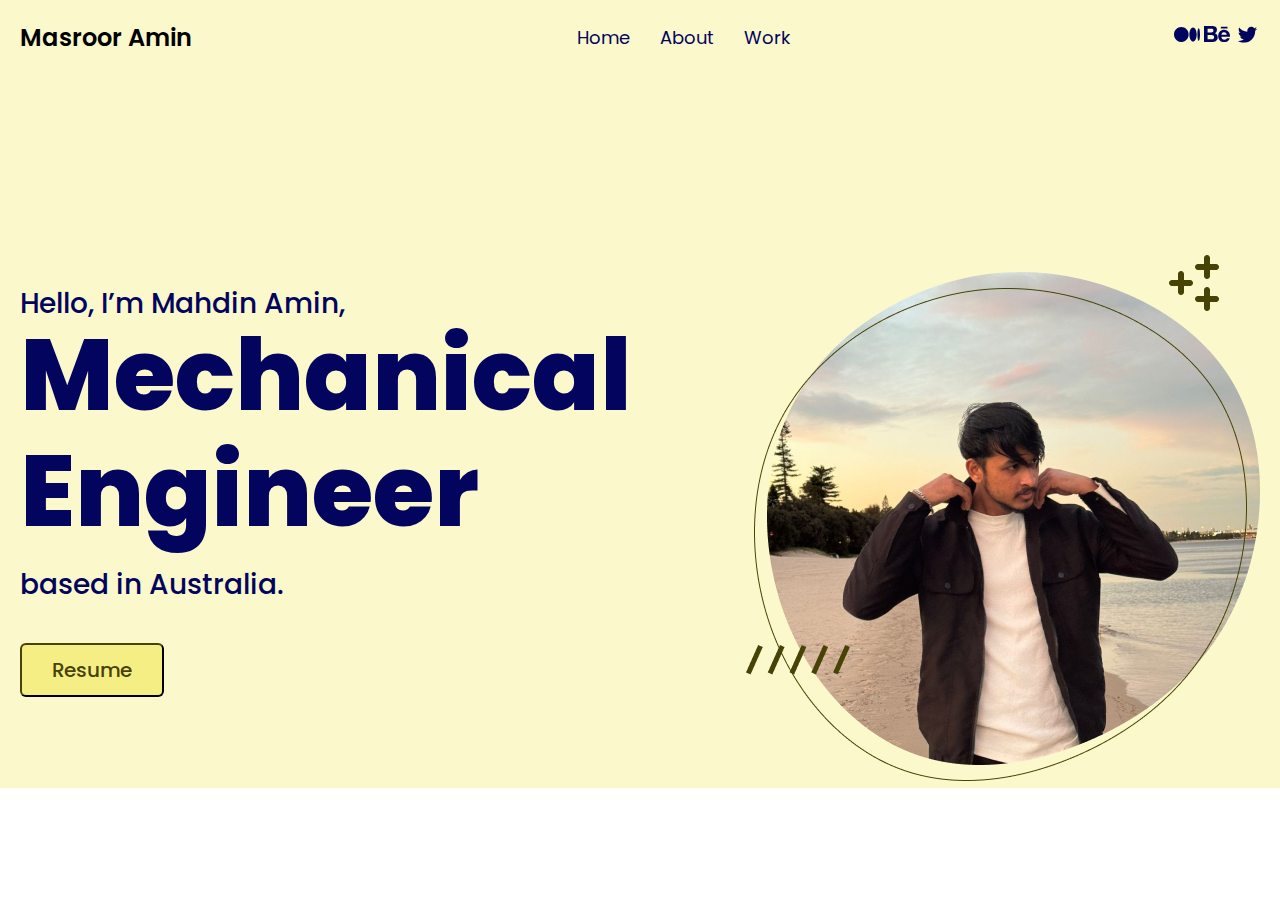
<file: Index.html>
<!DOCTYPE html>
<html lang="en">

<head>

    <meta charset="UTF-8">
    <meta name="viewport" content="width=device-width, initial-scale=1.0">
    <title>Document</title>
    <link rel="preconnect" href="https://fonts.googleapis.com">
    <link rel="preconnect" href="https://fonts.gstatic.com" crossorigin>
    <link
        href="https://fonts.googleapis.com/css2?family=Poppins:ital,wght@0,100;0,200;0,300;0,400;0,500;0,600;0,700;0,800;0,900;1,100;1,200;1,300;1,400;1,500;1,600;1,700;1,800;1,900&display=swap"
        rel="stylesheet">

        <link rel="stylesheet" href="./css/style.css">

</head>

<body>

    <div class="parent-div">

        <section class="body-width">

            <header class="menubar">
                <div class="logo">Masroor Amin</div>
                <div class="navbar">

                    <a href="#">Home</a>
                    <a href="#">About</a>
                    <a href="#">Work</a>

                </div>
                <div class="social menu">
                        <svg width="26" height="16" viewBox="0 0 26 16" fill="none" xmlns="http://www.w3.org/2000/svg">
                        <g clip-path="url(#clip0_2_39)">
                        <path d="M7.33281 0.0325928C11.3828 0.0325928 14.6656 3.38789 14.6656 7.52642C14.6656 11.6651 11.3825 15.02 7.33281 15.02C3.28331 15.02 0 11.6651 0 7.52642C0 3.38799 3.28301 0.0325928 7.33281 0.0325928ZM19.043 0.471526C21.0679 0.471526 22.7095 3.62983 22.7095 7.52642H22.7098C22.7098 11.4221 21.0682 14.5813 19.0434 14.5813C17.0185 14.5813 15.3769 11.4221 15.3769 7.52642C15.3769 3.63086 17.0181 0.471526 19.0431 0.471526H19.043ZM24.7105 1.20642C25.4225 1.20642 26 4.03598 26 7.52652C26 11.0159 25.4227 13.8466 24.7105 13.8466C23.9982 13.8466 23.4212 11.0168 23.4212 7.52652C23.4212 4.03619 23.9985 1.20642 24.7105 1.20642Z" fill="#03045E"/>
                        </g>
                        <defs>
                        <clipPath id="clip0_2_39">
                        <rect width="26" height="15.0526" fill="white"/>
                        </clipPath>
                        </defs>
                        </svg>
<svg width="26" height="17" viewBox="0 0 26 17" fill="none" xmlns="http://www.w3.org/2000/svg">
                        <g clip-path="url(#clip0_2_24)">
                        <path d="M7.70193 0C8.48097 0 9.19121 0.067562 9.83278 0.202942C10.4744 0.338194 11.0242 0.560074 11.4824 0.867814C11.9406 1.17594 12.2958 1.58553 12.5478 2.0966C12.7999 2.60766 12.9259 3.23875 12.9259 3.99013C12.9259 4.80177 12.7388 5.47803 12.3646 6.01891C11.9902 6.55991 11.4366 7.00316 10.7035 7.34891C11.7116 7.63451 12.4638 8.13444 12.9604 8.84794C13.4564 9.56195 13.7052 10.4225 13.7052 11.4291C13.7052 12.2406 13.5449 12.9434 13.2239 13.5371C12.9033 14.131 12.4715 14.6155 11.9296 14.9907C11.3872 15.3667 10.7685 15.6444 10.0736 15.8251C9.3744 16.0058 8.65431 16.0967 7.93135 16.0954H0.003479V0H7.70193ZM7.24374 6.515C7.88531 6.515 8.41217 6.36478 8.82471 6.06408C9.23712 5.76363 9.44326 5.27508 9.44326 4.59882C9.44326 4.22327 9.37459 3.91501 9.23712 3.67458C9.09965 3.43427 8.9164 3.24605 8.68724 3.11105C8.45808 2.97567 8.19459 2.88213 7.89676 2.82916C7.59042 2.77594 7.27988 2.74956 6.9688 2.75034H3.60072V6.51513H7.24374V6.515ZM7.44988 13.3452C7.80103 13.3452 8.13723 13.3113 8.45795 13.2437C8.77867 13.176 9.06115 13.0633 9.30579 12.9054C9.54991 12.7479 9.74473 12.5335 9.89001 12.2629C10.035 11.9925 10.1076 11.6469 10.1076 11.2259C10.1076 10.3997 9.87063 9.8098 9.39735 9.45651C8.92368 9.10334 8.29746 8.92663 7.51855 8.92663H3.60072V13.3449L7.44988 13.3452ZM18.2321 13.0071C18.7209 13.4734 19.4236 13.7059 20.3401 13.7059C20.9966 13.7059 21.562 13.5447 22.0354 13.2213C22.5089 12.8986 22.7992 12.5564 22.9061 12.1956H25.7701C25.312 13.5931 24.6091 14.5928 23.6622 15.1937C22.7149 15.7949 21.5692 16.0954 20.2252 16.0954C19.2935 16.0954 18.4532 15.9489 17.7049 15.6557C16.9562 15.3628 16.3222 14.9457 15.8033 14.4047C15.2839 13.8638 14.8829 13.218 14.6003 12.4662C14.3175 11.715 14.1765 10.8882 14.1765 9.98651C14.1765 9.11512 14.3213 8.3036 14.6118 7.5521C14.9017 6.80086 15.314 6.15083 15.8492 5.60202C16.3835 5.05372 17.0214 4.6216 17.7623 4.30593C18.503 3.99025 19.3241 3.83261 20.2254 3.83261C21.2336 3.83261 22.1117 4.02416 22.8604 4.4074C23.6087 4.79051 24.2236 5.30579 24.7049 5.95147C25.186 6.59779 25.5332 7.33432 25.7476 8.16055C25.9614 8.98729 26.0375 9.85126 25.9767 10.753H17.4304C17.4761 11.7897 17.743 12.5415 18.2321 13.0071ZM21.9095 6.87559C21.5201 6.45499 20.9279 6.24437 20.1339 6.24437C19.6145 6.24437 19.1831 6.331 18.8395 6.50361C18.4957 6.67674 18.2207 6.89043 18.0144 7.14609C17.8084 7.40175 17.663 7.67238 17.5792 7.9576C17.4951 8.24321 17.4454 8.49874 17.4302 8.72408H22.7228C22.5702 7.91244 22.2991 7.29644 21.9095 6.87559ZM16.8746 0.81727H23.4874V2.62123H16.8746V0.81727Z" fill="#03045E"/>
                        </g>
                        <defs>
                        <clipPath id="clip0_2_24">
                        <rect width="26" height="16.0952" fill="white"/>
                        </clipPath>
                        </defs>
                        </svg>
<svg width="26" height="18" viewBox="0 0 26 18" fill="none" xmlns="http://www.w3.org/2000/svg">
                        <g clip-path="url(#clip0_2_26)">
                        <path d="M9.93414 17.7895C17.2106 17.7895 21.1898 11.664 21.1898 6.3522C21.1898 6.17824 21.1864 6.00507 21.1786 5.83262C21.9529 5.26334 22.6211 4.55847 23.152 3.75107C22.4431 4.07129 21.6804 4.28681 20.8802 4.38398C21.6969 3.88634 22.3239 3.09906 22.6198 2.16063C21.8432 2.62873 20.9937 2.95871 20.1078 3.13636C19.3859 2.35501 18.3581 1.86633 17.2201 1.86633C15.0355 1.86633 13.2639 3.66652 13.2639 5.88553C13.2639 6.201 13.2987 6.50776 13.3666 6.8021C10.0787 6.63399 7.16322 5.03444 5.21204 2.60222C4.86062 3.21567 4.67577 3.91287 4.67639 4.62263C4.67639 6.01725 5.37476 7.24839 6.43682 7.96867C5.8086 7.94917 5.19417 7.77675 4.64519 7.4659C4.6446 7.48278 4.6446 7.49922 4.6446 7.51725C4.6446 9.46397 6.0082 11.0894 7.81833 11.4577C7.47836 11.5517 7.12755 11.5993 6.77519 11.5991C6.52073 11.5991 6.27273 11.5737 6.03171 11.5267C6.53535 13.1238 7.99574 14.2861 9.72722 14.3186C8.37323 15.3969 6.66762 16.0392 4.81387 16.0392C4.49852 16.0395 4.18343 16.0209 3.87024 15.9835C5.62103 17.1238 7.69993 17.7892 9.93434 17.7892" fill="#03045E"/>
                        </g>
                        <defs>
                        <clipPath id="clip0_2_26">
                        <rect width="26" height="17.7895" fill="white"/>
                        </clipPath>
                        </defs>
                        </svg>
  



                </div>
            </header>

            <div class="hero">
               <div class="title-div">

                <p>Hello, I’m Mahdin Amin,</p>
                <h2>Mechanical Engineer</h2>
                <h4>based in Australia.</h4>
                <div class="yellow-button">
                    <button>Resume</button>
                </div>
               </div>
               <div class="title-img-div">
                <img src="./img/Group 12.png" alt="" srcset="">
               </div> 
            </div>

   

        </section>

    </div>


</body>

</html>
</file>
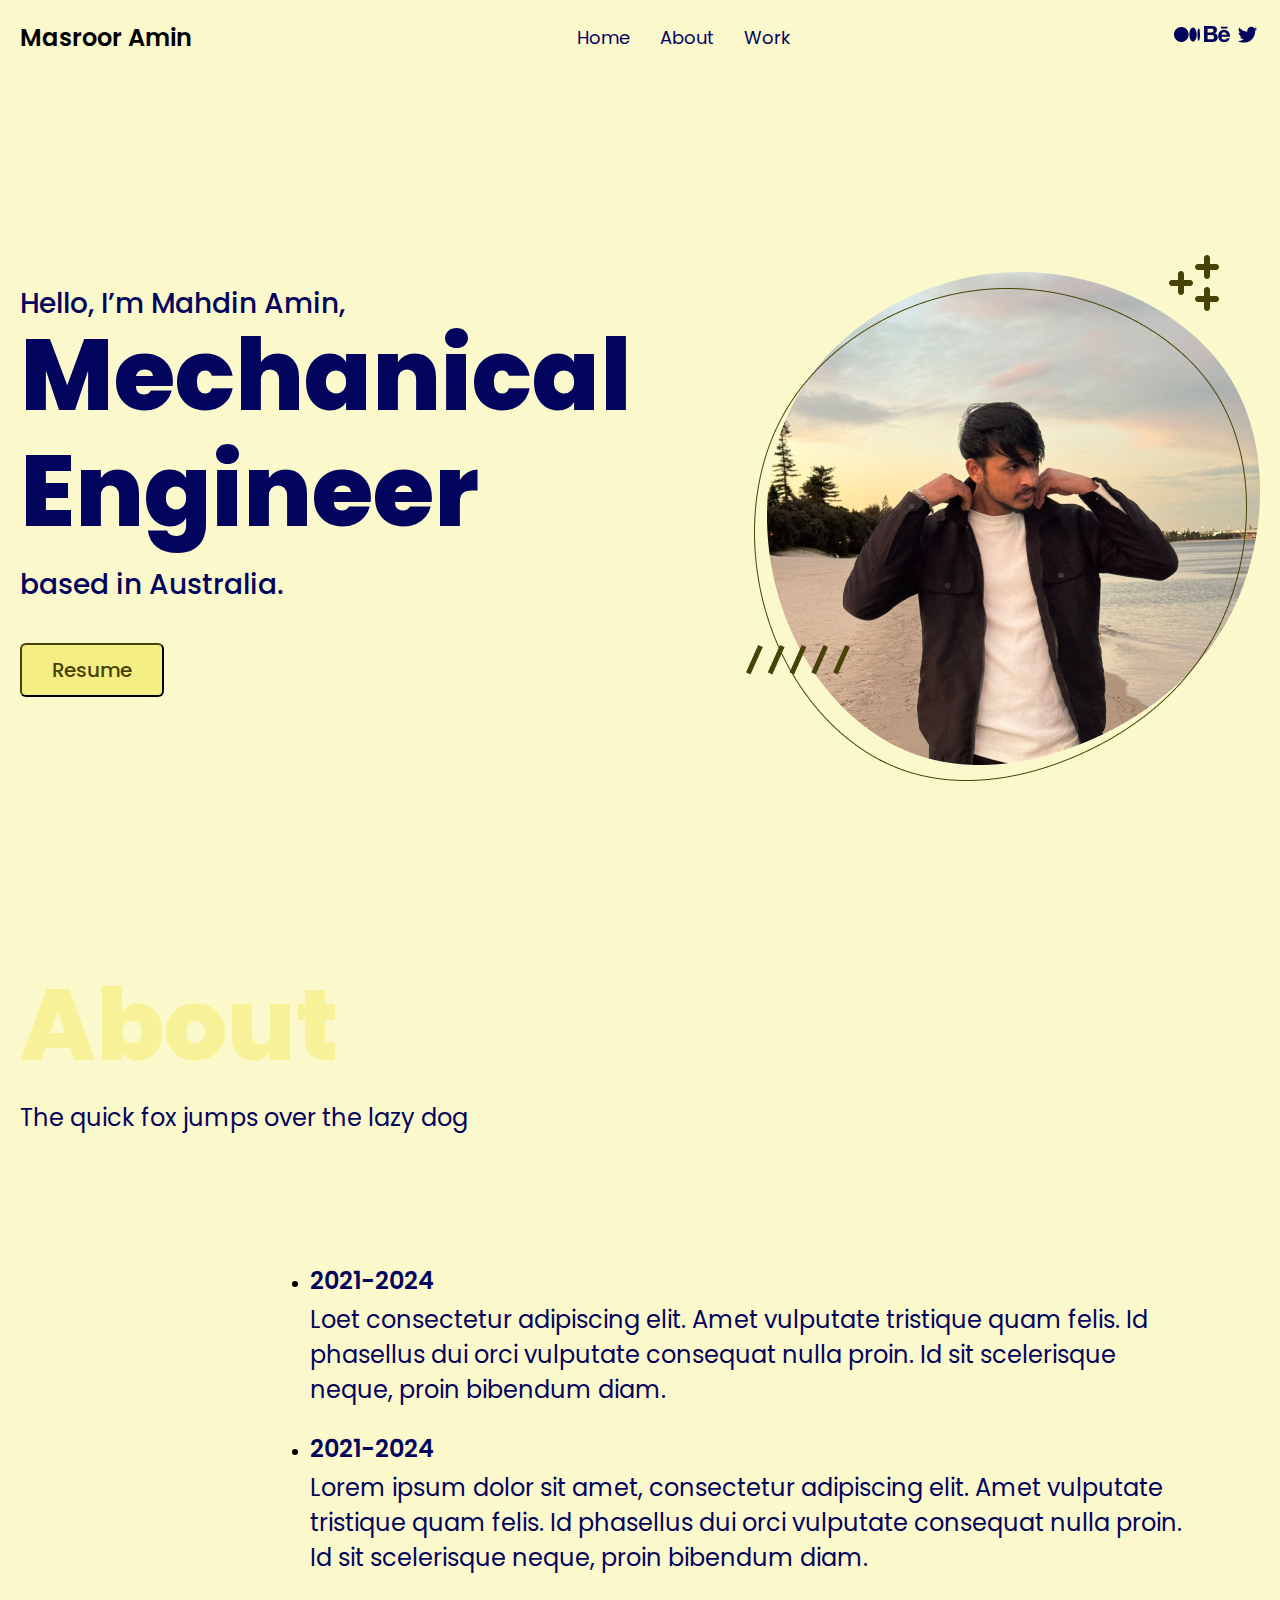
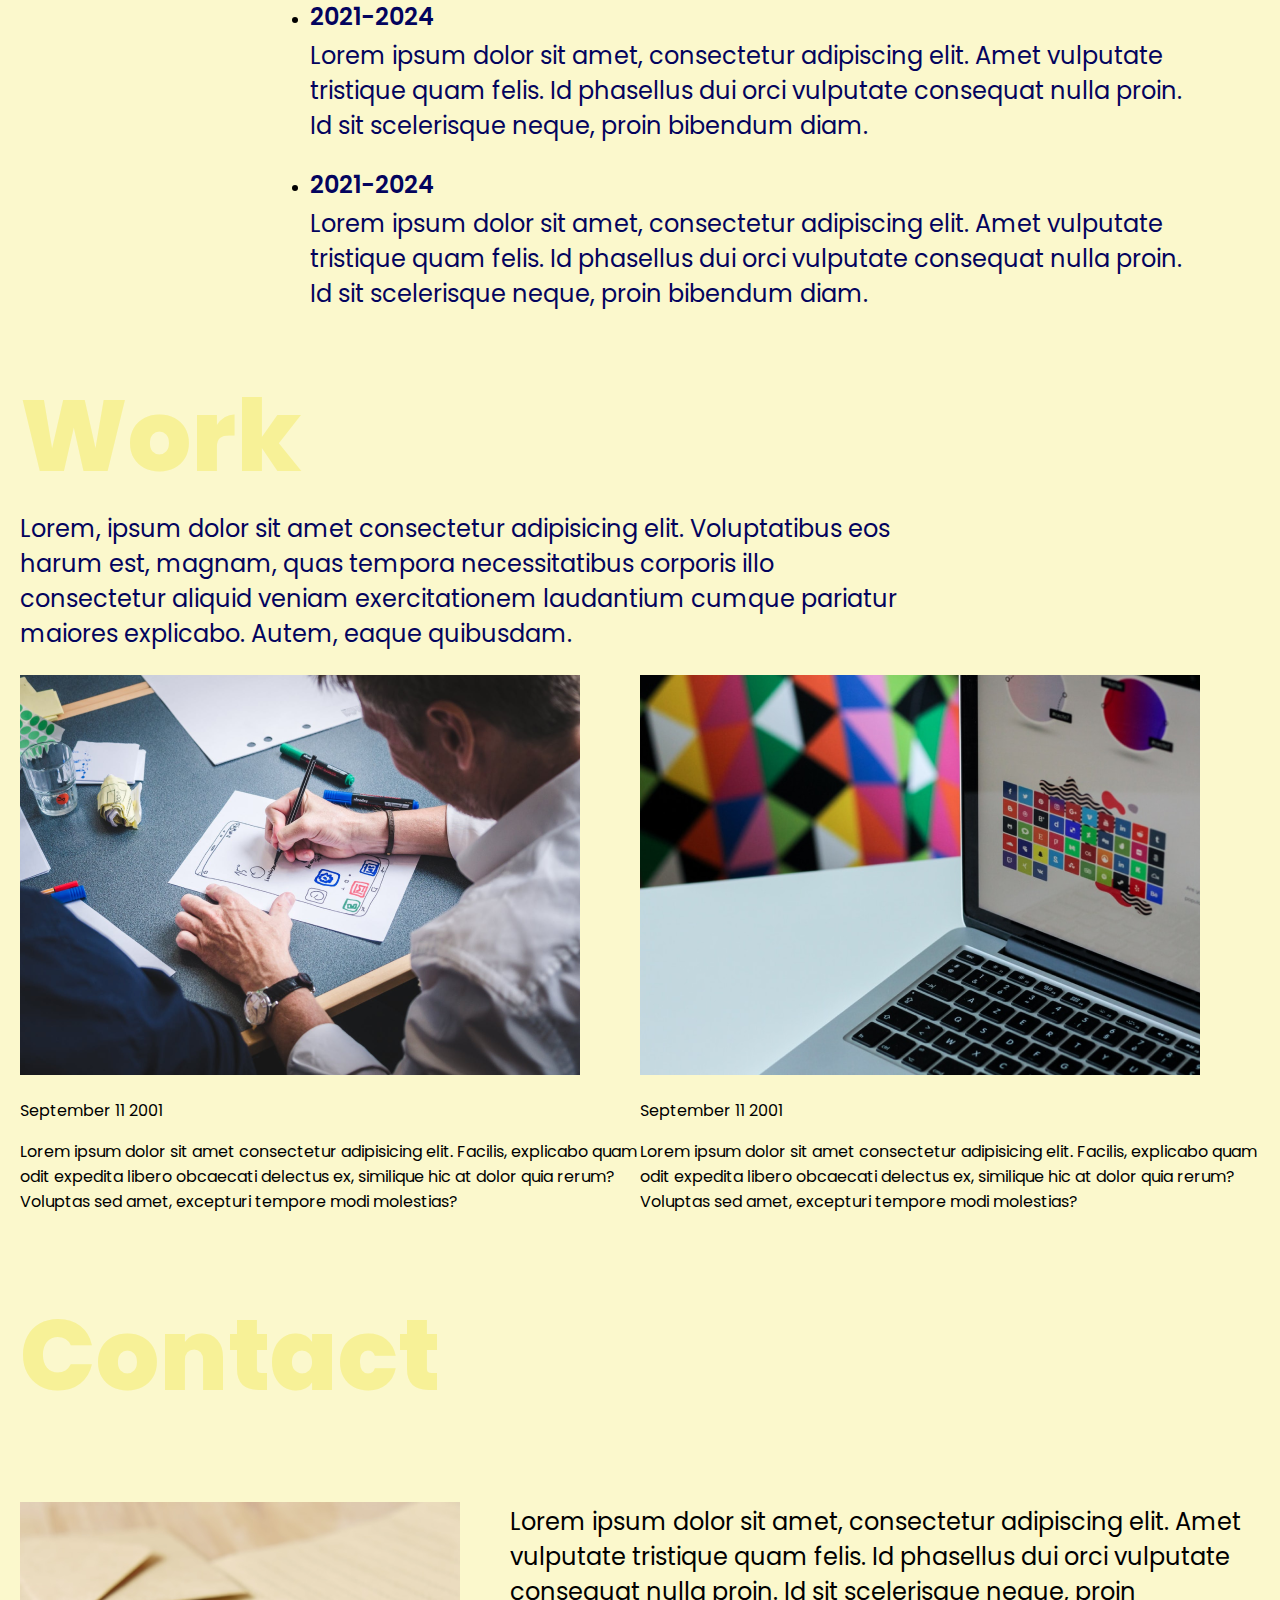
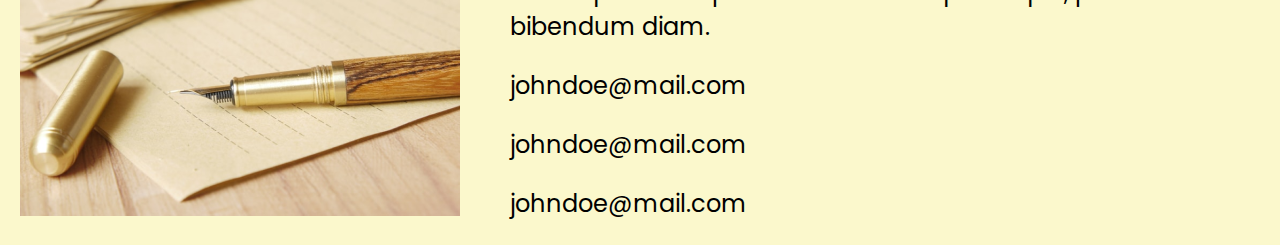
<file: index.html>
<!DOCTYPE html>
<html lang="en">

<head>

    <meta charset="UTF-8">
    <meta name="viewport" content="width=device-width, initial-scale=1.0">
    <title>Document</title>
    <link rel="preconnect" href="https://fonts.googleapis.com">
    <link rel="preconnect" href="https://fonts.gstatic.com" crossorigin>
    <link
        href="https://fonts.googleapis.com/css2?family=Poppins:ital,wght@0,100;0,200;0,300;0,400;0,500;0,600;0,700;0,800;0,900;1,100;1,200;1,300;1,400;1,500;1,600;1,700;1,800;1,900&display=swap"
        rel="stylesheet">

    <link rel="stylesheet" href="./css/style.css">

</head>

<body>

    <div class="parent-div">

        <section class="body-width body-height">

            <header class="menubar">
                <div class="logo">Masroor Amin</div>
                <div class="navbar">

                    <a href="#">Home</a>
                    <a href="#">About</a>
                    <a href="#">Work</a>

                </div>
                <div class="social menu">
                    <svg width="26" height="16" viewBox="0 0 26 16" fill="none" xmlns="http://www.w3.org/2000/svg">
                        <g clip-path="url(#clip0_2_39)">
                            <path
                                d="M7.33281 0.0325928C11.3828 0.0325928 14.6656 3.38789 14.6656 7.52642C14.6656 11.6651 11.3825 15.02 7.33281 15.02C3.28331 15.02 0 11.6651 0 7.52642C0 3.38799 3.28301 0.0325928 7.33281 0.0325928ZM19.043 0.471526C21.0679 0.471526 22.7095 3.62983 22.7095 7.52642H22.7098C22.7098 11.4221 21.0682 14.5813 19.0434 14.5813C17.0185 14.5813 15.3769 11.4221 15.3769 7.52642C15.3769 3.63086 17.0181 0.471526 19.0431 0.471526H19.043ZM24.7105 1.20642C25.4225 1.20642 26 4.03598 26 7.52652C26 11.0159 25.4227 13.8466 24.7105 13.8466C23.9982 13.8466 23.4212 11.0168 23.4212 7.52652C23.4212 4.03619 23.9985 1.20642 24.7105 1.20642Z"
                                fill="#03045E" />
                        </g>
                        <defs>
                            <clipPath id="clip0_2_39">
                                <rect width="26" height="15.0526" fill="white" />
                            </clipPath>
                        </defs>
                    </svg>
                    <svg width="26" height="17" viewBox="0 0 26 17" fill="none" xmlns="http://www.w3.org/2000/svg">
                        <g clip-path="url(#clip0_2_24)">
                            <path
                                d="M7.70193 0C8.48097 0 9.19121 0.067562 9.83278 0.202942C10.4744 0.338194 11.0242 0.560074 11.4824 0.867814C11.9406 1.17594 12.2958 1.58553 12.5478 2.0966C12.7999 2.60766 12.9259 3.23875 12.9259 3.99013C12.9259 4.80177 12.7388 5.47803 12.3646 6.01891C11.9902 6.55991 11.4366 7.00316 10.7035 7.34891C11.7116 7.63451 12.4638 8.13444 12.9604 8.84794C13.4564 9.56195 13.7052 10.4225 13.7052 11.4291C13.7052 12.2406 13.5449 12.9434 13.2239 13.5371C12.9033 14.131 12.4715 14.6155 11.9296 14.9907C11.3872 15.3667 10.7685 15.6444 10.0736 15.8251C9.3744 16.0058 8.65431 16.0967 7.93135 16.0954H0.003479V0H7.70193ZM7.24374 6.515C7.88531 6.515 8.41217 6.36478 8.82471 6.06408C9.23712 5.76363 9.44326 5.27508 9.44326 4.59882C9.44326 4.22327 9.37459 3.91501 9.23712 3.67458C9.09965 3.43427 8.9164 3.24605 8.68724 3.11105C8.45808 2.97567 8.19459 2.88213 7.89676 2.82916C7.59042 2.77594 7.27988 2.74956 6.9688 2.75034H3.60072V6.51513H7.24374V6.515ZM7.44988 13.3452C7.80103 13.3452 8.13723 13.3113 8.45795 13.2437C8.77867 13.176 9.06115 13.0633 9.30579 12.9054C9.54991 12.7479 9.74473 12.5335 9.89001 12.2629C10.035 11.9925 10.1076 11.6469 10.1076 11.2259C10.1076 10.3997 9.87063 9.8098 9.39735 9.45651C8.92368 9.10334 8.29746 8.92663 7.51855 8.92663H3.60072V13.3449L7.44988 13.3452ZM18.2321 13.0071C18.7209 13.4734 19.4236 13.7059 20.3401 13.7059C20.9966 13.7059 21.562 13.5447 22.0354 13.2213C22.5089 12.8986 22.7992 12.5564 22.9061 12.1956H25.7701C25.312 13.5931 24.6091 14.5928 23.6622 15.1937C22.7149 15.7949 21.5692 16.0954 20.2252 16.0954C19.2935 16.0954 18.4532 15.9489 17.7049 15.6557C16.9562 15.3628 16.3222 14.9457 15.8033 14.4047C15.2839 13.8638 14.8829 13.218 14.6003 12.4662C14.3175 11.715 14.1765 10.8882 14.1765 9.98651C14.1765 9.11512 14.3213 8.3036 14.6118 7.5521C14.9017 6.80086 15.314 6.15083 15.8492 5.60202C16.3835 5.05372 17.0214 4.6216 17.7623 4.30593C18.503 3.99025 19.3241 3.83261 20.2254 3.83261C21.2336 3.83261 22.1117 4.02416 22.8604 4.4074C23.6087 4.79051 24.2236 5.30579 24.7049 5.95147C25.186 6.59779 25.5332 7.33432 25.7476 8.16055C25.9614 8.98729 26.0375 9.85126 25.9767 10.753H17.4304C17.4761 11.7897 17.743 12.5415 18.2321 13.0071ZM21.9095 6.87559C21.5201 6.45499 20.9279 6.24437 20.1339 6.24437C19.6145 6.24437 19.1831 6.331 18.8395 6.50361C18.4957 6.67674 18.2207 6.89043 18.0144 7.14609C17.8084 7.40175 17.663 7.67238 17.5792 7.9576C17.4951 8.24321 17.4454 8.49874 17.4302 8.72408H22.7228C22.5702 7.91244 22.2991 7.29644 21.9095 6.87559ZM16.8746 0.81727H23.4874V2.62123H16.8746V0.81727Z"
                                fill="#03045E" />
                        </g>
                        <defs>
                            <clipPath id="clip0_2_24">
                                <rect width="26" height="16.0952" fill="white" />
                            </clipPath>
                        </defs>
                    </svg>
                    <svg width="26" height="18" viewBox="0 0 26 18" fill="none" xmlns="http://www.w3.org/2000/svg">
                        <g clip-path="url(#clip0_2_26)">
                            <path
                                d="M9.93414 17.7895C17.2106 17.7895 21.1898 11.664 21.1898 6.3522C21.1898 6.17824 21.1864 6.00507 21.1786 5.83262C21.9529 5.26334 22.6211 4.55847 23.152 3.75107C22.4431 4.07129 21.6804 4.28681 20.8802 4.38398C21.6969 3.88634 22.3239 3.09906 22.6198 2.16063C21.8432 2.62873 20.9937 2.95871 20.1078 3.13636C19.3859 2.35501 18.3581 1.86633 17.2201 1.86633C15.0355 1.86633 13.2639 3.66652 13.2639 5.88553C13.2639 6.201 13.2987 6.50776 13.3666 6.8021C10.0787 6.63399 7.16322 5.03444 5.21204 2.60222C4.86062 3.21567 4.67577 3.91287 4.67639 4.62263C4.67639 6.01725 5.37476 7.24839 6.43682 7.96867C5.8086 7.94917 5.19417 7.77675 4.64519 7.4659C4.6446 7.48278 4.6446 7.49922 4.6446 7.51725C4.6446 9.46397 6.0082 11.0894 7.81833 11.4577C7.47836 11.5517 7.12755 11.5993 6.77519 11.5991C6.52073 11.5991 6.27273 11.5737 6.03171 11.5267C6.53535 13.1238 7.99574 14.2861 9.72722 14.3186C8.37323 15.3969 6.66762 16.0392 4.81387 16.0392C4.49852 16.0395 4.18343 16.0209 3.87024 15.9835C5.62103 17.1238 7.69993 17.7892 9.93434 17.7892"
                                fill="#03045E" />
                        </g>
                        <defs>
                            <clipPath id="clip0_2_26">
                                <rect width="26" height="17.7895" fill="white" />
                            </clipPath>
                        </defs>
                    </svg>




                </div>
            </header>

            <div class="hero">
                <div class="title-div">

                    <p>Hello, I’m Mahdin Amin,</p>
                    <h2>Mechanical Engineer</h2>
                    <h4>based in Australia.</h4>
                    <div class="yellow-button">
                        <button>Resume</button>
                    </div>
                </div>
                <div class="title-img-div">
                    <img src="./img/Group 12.png" alt="" srcset="">
                </div>
            </div>



        </section>

        <section class="about body-width">

            <div class="about-title">
                <h1>About</h1>
                <p>The quick fox jumps over the lazy dog</p>
            </div>
            <div class="year-div">

                <ul>
                    <li>
                        <p class="year-p">2021-2024</p>
                        <p class="year-sub">Loet consectetur adipiscing elit. Amet vulputate tristique quam felis. Id
                            phasellus dui orci vulputate consequat nulla proin. Id sit scelerisque neque, proin bibendum
                            diam.</p>
                    </li>
                    <li>
                        <p class="year-p">2021-2024</p>
                        <p class="year-sub">Lorem ipsum dolor sit amet, consectetur adipiscing elit. Amet vulputate
                            tristique quam felis. Id phasellus dui orci vulputate consequat nulla proin. Id sit
                            scelerisque neque, proin bibendum diam.</p>
                    </li>
                    <li>
                        <p class="year-p">2021-2024</p>
                        <p class="year-sub">Lorem ipsum dolor sit amet, consectetur adipiscing elit. Amet vulputate
                            tristique quam felis. Id phasellus dui orci vulputate consequat nulla proin. Id sit
                            scelerisque neque, proin bibendum diam.</p>
                    </li>
                    <li>
                        <p class="year-p">2021-2024</p>
                        <p class="year-sub">Lorem ipsum dolor sit amet, consectetur adipiscing elit. Amet vulputate
                            tristique quam felis. Id phasellus dui orci vulputate consequat nulla proin. Id sit
                            scelerisque neque, proin bibendum diam.</p>
                    </li>

                </ul>
            </div>


        </section>

        <section class="work body-width ">


            <div class="work-title">
                <h1>Work</h1>
                <p class="Work-P">Lorem, ipsum dolor sit amet consectetur adipisicing elit. Voluptatibus eos harum est,
                    magnam, quas tempora necessitatibus corporis illo consectetur aliquid veniam exercitationem
                    laudantium cumque pariatur maiores explicabo. Autem, eaque quibusdam.</p>
            </div>

            <div class="image-parent">


                <div class="image-div">
                    <img src="./img/Rectangle 8.png" alt="">
                    <p class="Sep-11">September 11 2001</p>
                    <p class="Work-hard">Lorem ipsum dolor sit amet consectetur adipisicing elit. Facilis, explicabo
                        quam odit expedita libero obcaecati delectus ex, similique hic at dolor quia rerum? Voluptas sed
                        amet, excepturi tempore modi molestias?</p>

                </div>

                <div class="image-div.">
                    <img src="./img/unsplash_ubIWo074QlU.png" alt="">
                    <p class="Sep-11">September 11 2001</p>
                    <p class="Work-p">Lorem ipsum dolor sit amet consectetur adipisicing elit. Facilis, explicabo quam
                        odit expedita libero obcaecati delectus ex, similique hic at dolor quia rerum? Voluptas sed
                        amet, excepturi tempore modi molestias?</p>
                </div>

            </div>


        </section>

        <section class="contact body-width">

            <h1>Contact</h1>

            <div class="cont-img">
                <div><img src="./img/unsplash_2Xht5D22y0I.png" alt="" srcset=""></div>
                <div>
                    <p>Lorem ipsum dolor sit amet, consectetur adipiscing elit. Amet vulputate tristique quam felis. Id phasellus dui orci vulputate consequat nulla proin. Id sit scelerisque neque, proin bibendum diam.</p>
                    <p>johndoe@mail.com</p>
                    <p>johndoe@mail.com</p>
                    <p>johndoe@mail.com</p>
                </div>
            </div>

        </section>
    </div>


    </section>
</body>

</html>
</file>
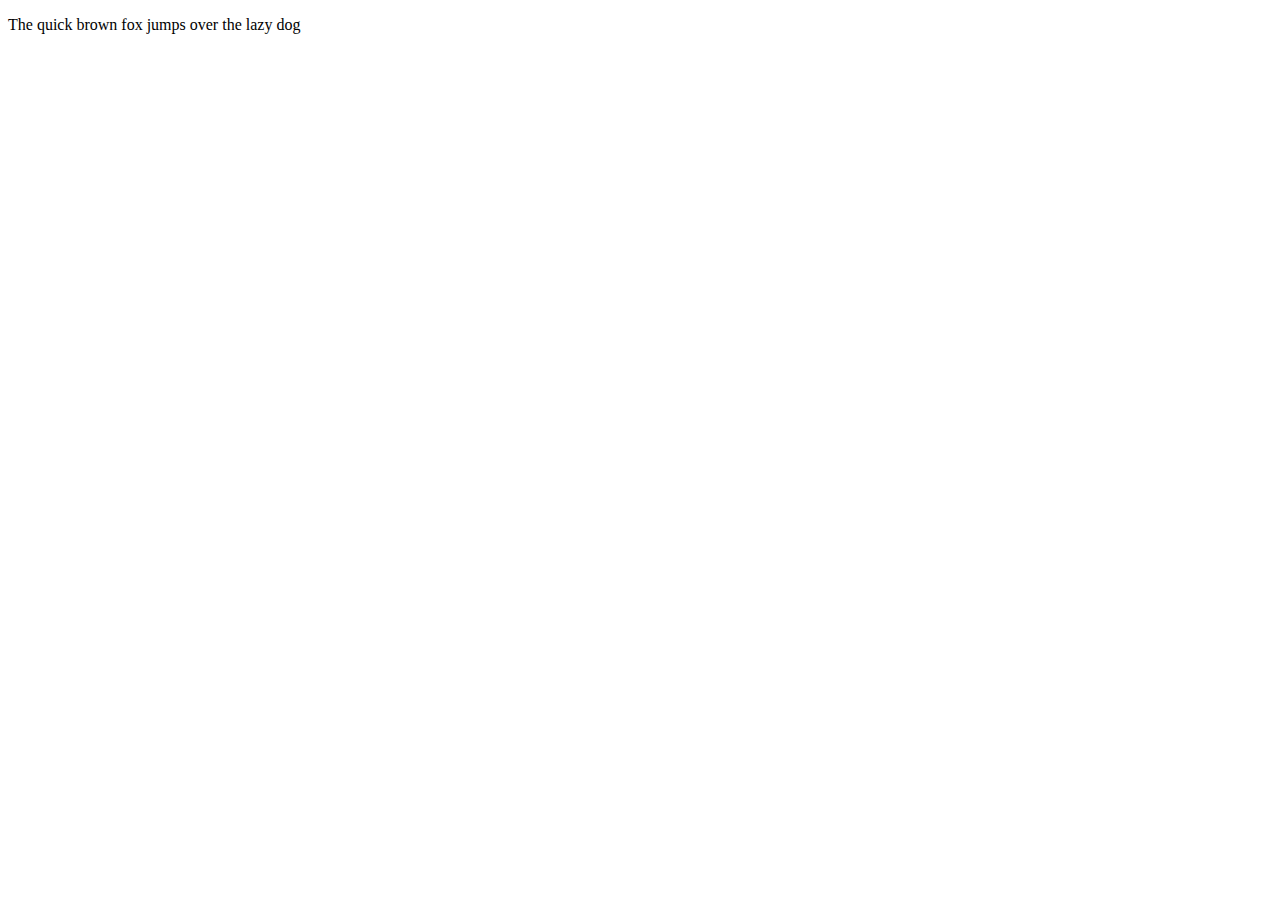
<file: example.html>
<!DOCTYPE html>
<html lang="en">
<head>
    <meta charset="UTF-8">
    <meta name="viewport" content="width=device-width, initial-scale=1.0">
    <title>Document</title>
</head>
<body>  
<P>The quick brown fox jumps over the lazy dog</P>
</body>
</html>
</file>
<file: css/style.css>
body {
    margin: 0;
    padding: 0;
    font-family: "Poppins", sans-serif;

}
.parent-div {
    background-color: #FBF8CC;
}
.body-width {
    max-width: 1240px;
    margin: 0 auto;

}
.body-height {
    height: 100dvh;
}

.menubar {
    display: flex;
    justify-content: space-between;
    align-items: center;
    padding-top: 20px;
}

.logo {
    font-weight: 600;
    font-size: 24px;
    max-width: 20%;
}

.navbar {
    display: flex;
    column-gap: 30px;
    max-width: 50%;

    && a {
        text-decoration: none;
        color: #03045E;
        font-size: 18px;
        font-weight: 400;
        
    }
}

.social-menu  {
    display: flex;
    column-gap: 20px;
    max-width: 30%;

    }


.hero {
    display: flex;
    justify-content: space-between;
    padding-top: 200px;

}

.title-div p  {
    font-size: 28px;
    font-weight: 500;
    line-height: auto;
    color: #03045E;
}
.title-div h2  {
    font-size: 100px;
    font-weight: 800;
    line-height: 116px;
    width: 480px;
    margin-top: -36px;
    color: #03045E;
}

.title-div h4  {
    font-size: 28px;
    font-weight: 500;
    line-height: auto;
    color: #03045E;
    margin-top: -68px;
}

.yellow-button button {
    background: #F5EE84;
    padding: 10px 30px;
    font-size: 20px;
    font-weight: 500;
    font-family: "Poppins", sans-serif;
    color: #474306;
    border-radius: 6px;
    border-color:#474306;

    
}

.about-title h1{
    

    font-size: 100px;
    font-weight: 800;
    line-height: 116px;
    color: #F7F197;
}

.about-title p  {
    font-size: 24px;
    font-weight: 400;
    line-height: auto;
    color: #03045E;
    max-width: 900px;
    margin-top: -50px;
}

.year-p {
   font-size: 24px;
   font-weight: 600;
   color: #03045E;

}

.year-sub {
    margin-top: -20px;
    font-size: 24px;
   font-weight: 400;
   color: #03045E;
}

.year-div {
    width: 930px;
    margin-left: 250px;
    padding-top: 80px;
}

.work-title h1{
  
    font-size: 100px;
font-weight: 800;
line-height: 116px;
color: #F7F197 ;
}
.Work-P{
    font-size: 24px;
    font-weight: 400;
    line-height: auto;
    color: #03045E;
    max-width: 900px;
    margin-top: -50px;
}
.image-parent{
    display: flex;
}

.contact h1 {
    font-size: 100px;
    font-weight: 800;
    line-height: 116px;
    color: #F7F197;
}
.cont-img {
    display: flex;
    justify-content: space-between;
    column-gap: 50px;
    align-items: center;
}

.cont-img p {
    font-size: 24px;

}
</file>
